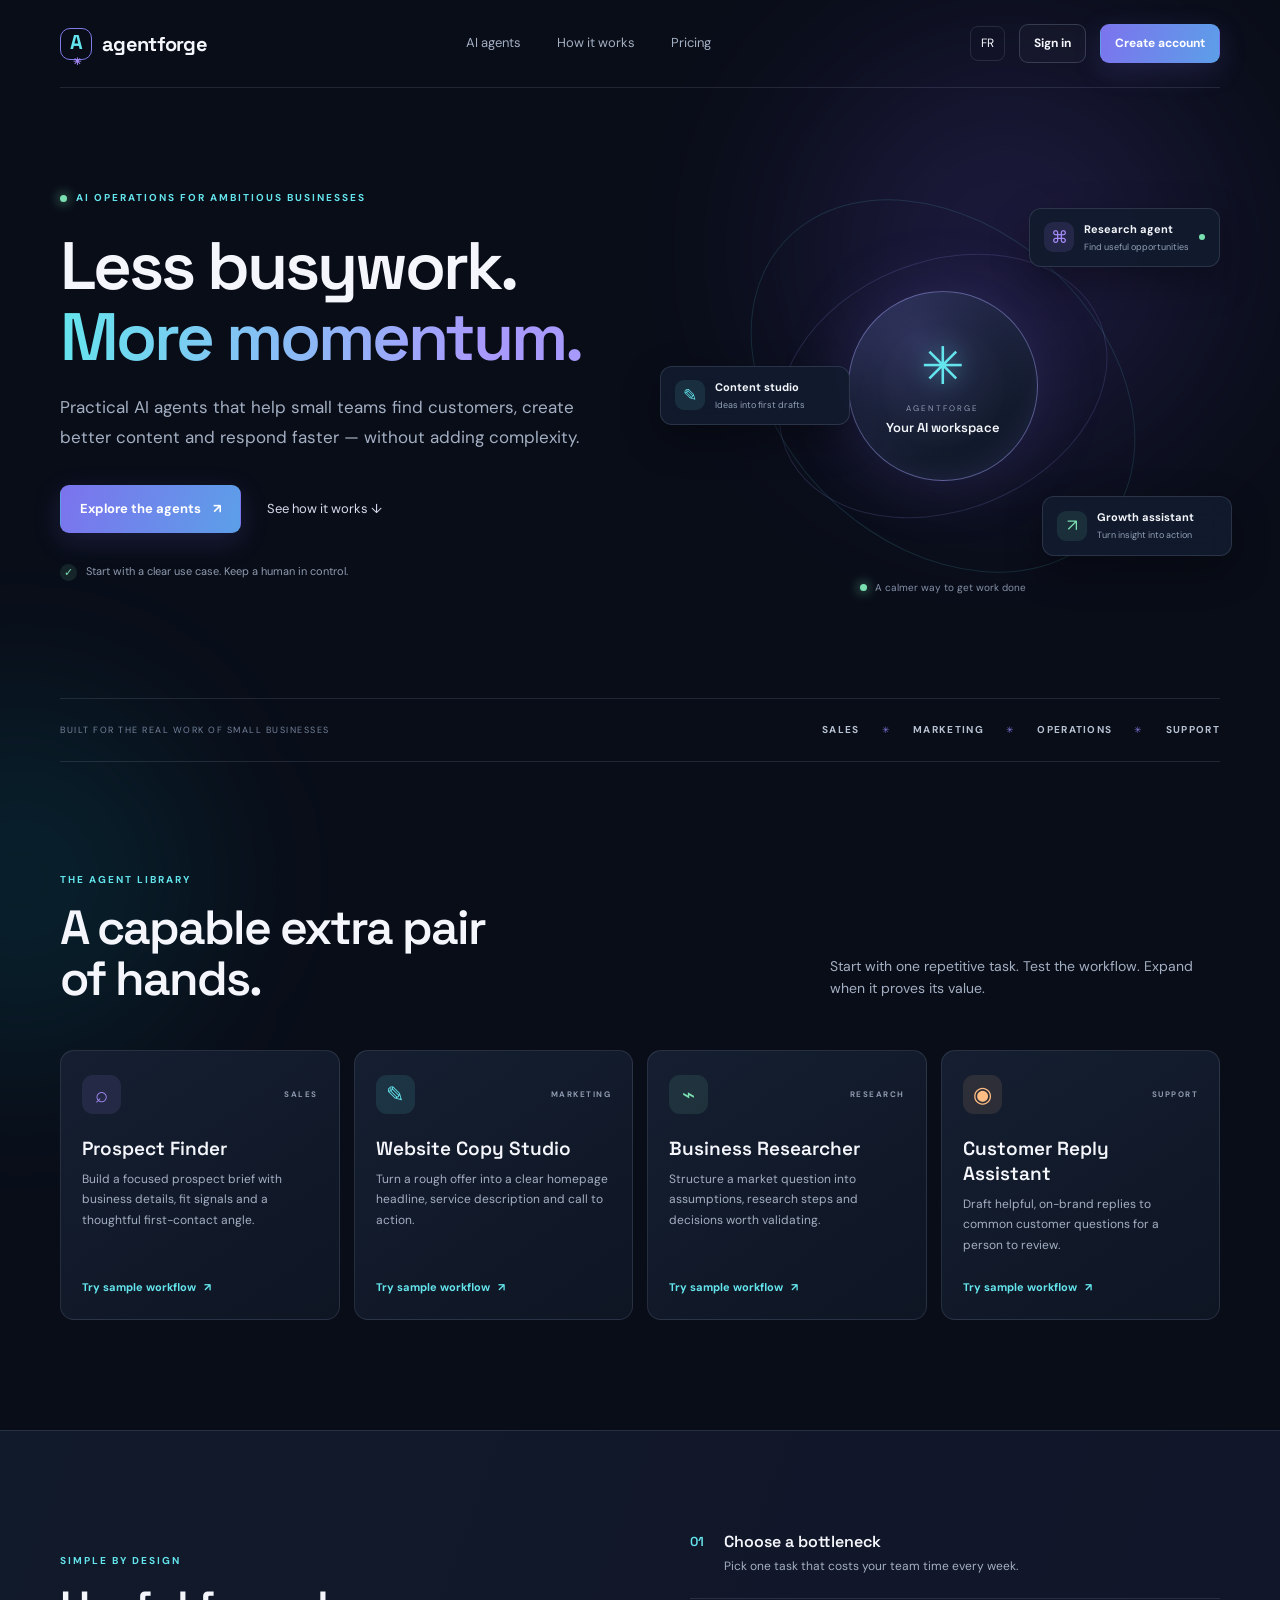
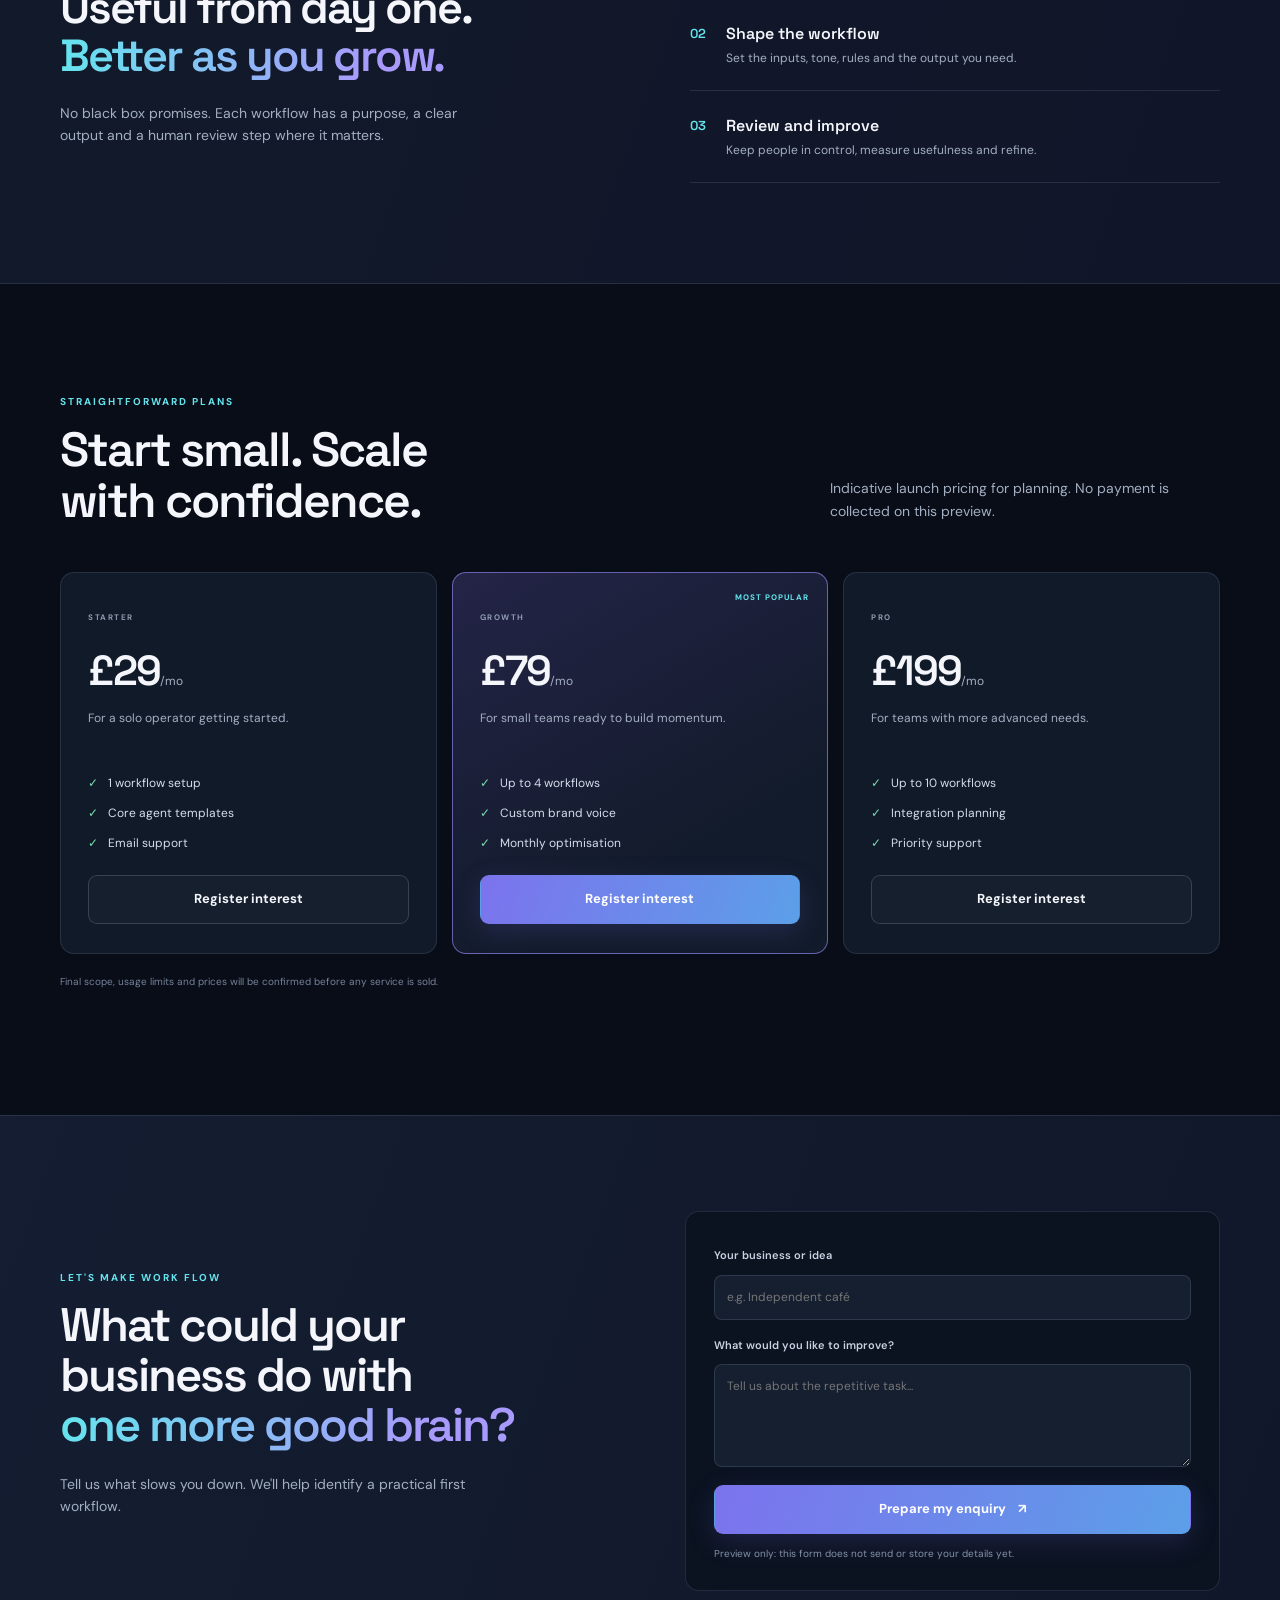
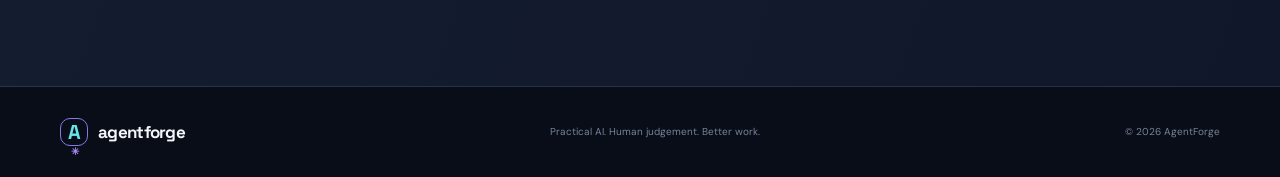
<file: index.html>
<!doctype html>
<html lang="en">
<head>
  <meta charset="utf-8">
  <meta name="viewport" content="width=device-width,initial-scale=1">
  <meta name="theme-color" content="#090d18">
  <meta name="description" content="AgentForge helps ambitious small businesses put practical AI workflows to work.">
  <title>AgentForge — Build momentum with AI</title>
  <link rel="preconnect" href="https://fonts.googleapis.com">
  <link rel="preconnect" href="https://fonts.gstatic.com" crossorigin>
  <link href="https://fonts.googleapis.com/css2?family=DM+Sans:wght@400;500;600;700&family=Space+Grotesk:wght@400;500;600;700&display=swap" rel="stylesheet">
  <link rel="stylesheet" href="./styles.css">
</head>
<body>
  <div class="ambient ambient-one"></div><div class="ambient ambient-two"></div>
  <header class="topbar wrap">
    <a class="brand" href="#" aria-label="AgentForge home"><span class="brand-mark">A<span>✳</span></span><span>agentforge</span></a>
    <nav class="nav"><a href="#agents" data-i18n="navAgents">AI agents</a><a href="#how" data-i18n="navHow">How it works</a><a href="#pricing" data-i18n="navPricing">Pricing</a></nav>
    <div class="top-actions"><button class="lang" id="language" aria-label="Switch language">FR</button><a class="button button-small button-ghost" href="./auth.html" data-i18n="signIn">Sign in</a><a class="button button-small button-primary" href="./auth.html?mode=signup" data-i18n="createAccount">Create account</a></div>
  </header>
  <main>
    <section class="hero wrap">
      <div class="hero-copy">
        <div class="eyebrow"><span class="pulse"></span><span data-i18n="eyebrow">AI OPERATIONS FOR AMBITIOUS BUSINESSES</span></div>
        <h1 data-i18n="heroTitle">Less busywork.<br><span>More momentum.</span></h1>
        <p class="hero-lead" data-i18n="heroLead">Practical AI agents that help small teams find customers, create better content and respond faster — without adding complexity.</p>
        <div class="hero-actions"><a class="button button-primary" href="#agents" data-i18n="explore">Explore the agents <span>↗</span></a><a class="text-link" href="#how" data-i18n="seeHow">See how it works <span>↓</span></a></div>
        <div class="hero-note"><span class="mini-check">✓</span><span data-i18n="heroNote">Start with a clear use case. Keep a human in control.</span></div>
      </div>
      <div class="hero-visual" aria-label="Illustration of an AI workflow dashboard">
        <div class="orbit orbit-a"></div><div class="orbit orbit-b"></div>
        <div class="core"><div class="core-symbol">✳</div><small>AGENTFORGE</small><strong data-i18n="coreLabel">Your AI workspace</strong></div>
        <div class="float-card card-top"><span class="float-icon violet">⌘</span><span><b data-i18n="floatResearch">Research agent</b><small data-i18n="floatResearchSub">Find useful opportunities</small></span><i class="status-dot"></i></div>
        <div class="float-card card-left"><span class="float-icon cyan">✎</span><span><b data-i18n="floatContent">Content studio</b><small data-i18n="floatContentSub">Ideas into first drafts</small></span></div>
        <div class="float-card card-right"><span class="float-icon green">↗</span><span><b data-i18n="floatGrowth">Growth assistant</b><small data-i18n="floatGrowthSub">Turn insight into action</small></span></div>
        <div class="visual-caption"><span class="live-dot"></span><span data-i18n="visualCaption">A calmer way to get work done</span></div>
      </div>
    </section>
    <section class="trust-strip wrap"><span data-i18n="strip">BUILT FOR THE REAL WORK OF SMALL BUSINESSES</span><div><b>SALES</b><i>✳</i><b>MARKETING</b><i>✳</i><b>OPERATIONS</b><i>✳</i><b>SUPPORT</b></div></section>
    <section class="section wrap" id="agents">
      <div class="section-head"><div><div class="eyebrow" data-i18n="agentsEyebrow">THE AGENT LIBRARY</div><h2 data-i18n="agentsTitle">A capable extra pair<br>of hands.</h2></div><p data-i18n="agentsLead">Start with one repetitive task. Test the workflow. Expand when it proves its value.</p></div>
      <div class="agent-grid">
        <article class="agent-card"><div class="agent-top"><span class="agent-icon icon-violet">⌕</span><span class="tag" data-i18n="tagSales">SALES</span></div><h3 data-i18n="salesTitle">Prospect Finder</h3><p data-i18n="salesDesc">Build a focused prospect brief with business details, fit signals and a thoughtful first-contact angle.</p><button class="demo-link" data-agent="prospect" data-i18n="tryDemo">Try sample workflow <span>↗</span></button></article>
        <article class="agent-card"><div class="agent-top"><span class="agent-icon icon-cyan">✎</span><span class="tag" data-i18n="tagMarketing">MARKETING</span></div><h3 data-i18n="copyTitle">Website Copy Studio</h3><p data-i18n="copyDesc">Turn a rough offer into a clear homepage headline, service description and call to action.</p><button class="demo-link" data-agent="copy" data-i18n="tryDemo">Try sample workflow <span>↗</span></button></article>
        <article class="agent-card"><div class="agent-top"><span class="agent-icon icon-green">⌁</span><span class="tag" data-i18n="tagResearch">RESEARCH</span></div><h3 data-i18n="researchTitle">Business Researcher</h3><p data-i18n="researchDesc">Structure a market question into assumptions, research steps and decisions worth validating.</p><button class="demo-link" data-agent="research" data-i18n="tryDemo">Try sample workflow <span>↗</span></button></article>
        <article class="agent-card"><div class="agent-top"><span class="agent-icon icon-orange">◉</span><span class="tag" data-i18n="tagSupport">SUPPORT</span></div><h3 data-i18n="supportTitle">Customer Reply Assistant</h3><p data-i18n="supportDesc">Draft helpful, on-brand replies to common customer questions for a person to review.</p><button class="demo-link" data-agent="support" data-i18n="tryDemo">Try sample workflow <span>↗</span></button></article>
      </div>
      <div class="demo-panel" id="demoPanel" hidden><div class="demo-panel-head"><div><span class="eyebrow" data-i18n="sampleOutput">SAMPLE OUTPUT</span><h3 id="demoTitle">Prospect Finder</h3></div><button class="close-demo" id="closeDemo" aria-label="Close sample">×</button></div><p id="demoOutput"></p><div class="demo-disclaimer" data-i18n="demoDisclaimer">Illustrative demo only — no live AI call, web research or external action is performed.</div></div>
    </section>
    <section class="how-section" id="how"><div class="wrap how-inner"><div><div class="eyebrow" data-i18n="howEyebrow">SIMPLE BY DESIGN</div><h2 data-i18n="howTitle">Useful from day one.<br><span>Better as you grow.</span></h2><p data-i18n="howLead">No black box promises. Each workflow has a purpose, a clear output and a human review step where it matters.</p></div><div class="steps"><div class="step"><span>01</span><div><h3 data-i18n="step1Title">Choose a bottleneck</h3><p data-i18n="step1Desc">Pick one task that costs your team time every week.</p></div></div><div class="step"><span>02</span><div><h3 data-i18n="step2Title">Shape the workflow</h3><p data-i18n="step2Desc">Set the inputs, tone, rules and the output you need.</p></div></div><div class="step"><span>03</span><div><h3 data-i18n="step3Title">Review and improve</h3><p data-i18n="step3Desc">Keep people in control, measure usefulness and refine.</p></div></div></div></div></section>
    <section class="section wrap pricing" id="pricing"><div class="section-head"><div><div class="eyebrow" data-i18n="pricingEyebrow">STRAIGHTFORWARD PLANS</div><h2 data-i18n="pricingTitle">Start small. Scale<br>with confidence.</h2></div><p data-i18n="pricingLead">Indicative launch pricing for planning. No payment is collected on this preview.</p></div><div class="price-grid">
      <article class="price-card"><span class="tag">STARTER</span><div class="price">£29<small>/mo</small></div><p data-i18n="starterDesc">For a solo operator getting started.</p><ul><li data-i18n="starter1">1 workflow setup</li><li data-i18n="starter2">Core agent templates</li><li data-i18n="starter3">Email support</li></ul><a href="#contact" class="button button-ghost" data-i18n="choosePlan">Register interest</a></article>
      <article class="price-card featured"><div class="popular" data-i18n="popular">MOST POPULAR</div><span class="tag">GROWTH</span><div class="price">£79<small>/mo</small></div><p data-i18n="growthDesc">For small teams ready to build momentum.</p><ul><li data-i18n="growth1">Up to 4 workflows</li><li data-i18n="growth2">Custom brand voice</li><li data-i18n="growth3">Monthly optimisation</li></ul><a href="#contact" class="button button-primary" data-i18n="choosePlan">Register interest</a></article>
      <article class="price-card"><span class="tag">PRO</span><div class="price">£199<small>/mo</small></div><p data-i18n="proDesc">For teams with more advanced needs.</p><ul><li data-i18n="pro1">Up to 10 workflows</li><li data-i18n="pro2">Integration planning</li><li data-i18n="pro3">Priority support</li></ul><a href="#contact" class="button button-ghost" data-i18n="choosePlan">Register interest</a></article>
    </div><p class="pricing-foot" data-i18n="pricingFoot">Final scope, usage limits and prices will be confirmed before any service is sold.</p></section>
    <section class="contact-section" id="contact"><div class="wrap contact-inner"><div><div class="eyebrow" data-i18n="contactEyebrow">LET'S MAKE WORK FLOW</div><h2 data-i18n="contactTitle">What could your<br>business do with<br><span>one more good brain?</span></h2><p data-i18n="contactLead">Tell us what slows you down. We'll help identify a practical first workflow.</p></div><form id="contactForm" class="contact-form"><label for="business" data-i18n="businessLabel">Your business or idea</label><input id="business" name="business" required maxlength="100" placeholder="e.g. Independent café"><label for="challenge" data-i18n="challengeLabel">What would you like to improve?</label><textarea id="challenge" name="challenge" required maxlength="600" rows="4" placeholder="Tell us about the repetitive task..."></textarea><button class="button button-primary" type="submit" data-i18n="sendInterest">Prepare my enquiry <span>↗</span></button><p class="form-note" id="formNote" data-i18n="formNote">Preview only: this form does not send or store your details yet.</p></form></div></section>
  </main>
  <footer class="footer wrap"><a class="brand" href="#"><span class="brand-mark">A<span>✳</span></span><span>agentforge</span></a><span data-i18n="footerLine">Practical AI. Human judgement. Better work.</span><span>© 2026 AgentForge</span></footer>
  <script src="./app.js"></script>
</body>
</html>
</file>
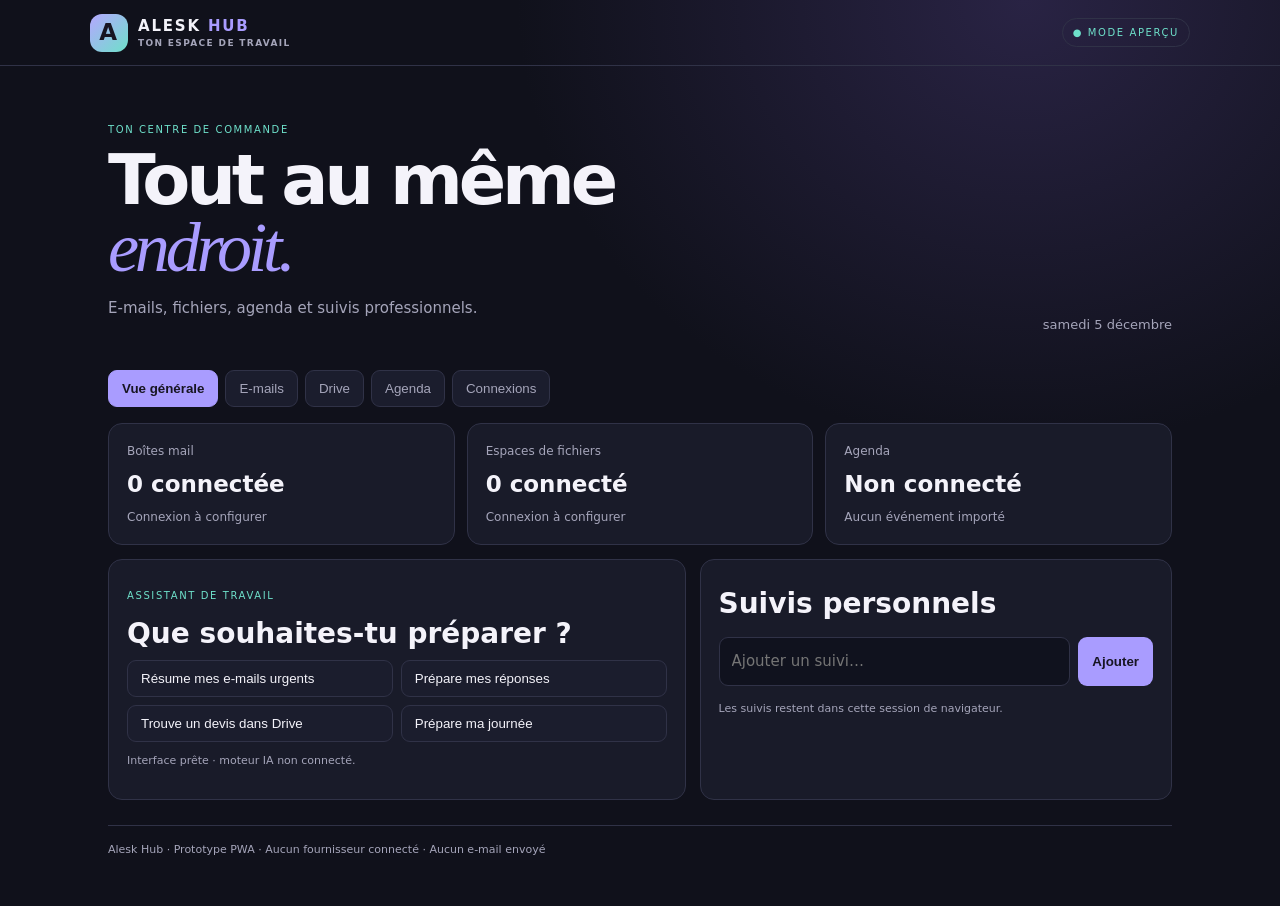
<file: hub/index.html>
<!doctype html>
<html lang="fr"><head><meta charset="utf-8"><meta name="viewport" content="width=device-width,initial-scale=1,viewport-fit=cover"><meta name="theme-color" content="#11121d"><meta name="description" content="Alesk Hub — centre de travail personnel"><link rel="manifest" href="./manifest.webmanifest"><link rel="icon" href="./icon.svg"><link rel="stylesheet" href="./style.css"><title>Alesk Hub — Centre de travail</title></head>
<body><header><a class="brand" href="./"><span class="mark">A</span><span>ALESK <b>HUB</b><small>TON ESPACE DE TRAVAIL</small></span></a><span class="secure">● MODE APERÇU</span></header>
<main><section class="welcome"><div><p class="eyebrow">TON CENTRE DE COMMANDE</p><h1>Tout au même<br><em>endroit.</em></h1><p class="muted">E-mails, fichiers, agenda et suivis professionnels.</p></div><div class="date" id="today"></div></section>
<nav class="tabs" aria-label="Navigation"><button class="active" data-tab="overview">Vue générale</button><button data-tab="mail">E-mails</button><button data-tab="drive">Drive</button><button data-tab="calendar">Agenda</button><button data-tab="connections">Connexions</button></nav>
<section id="overview" class="page"><div class="cards"><article><small>Boîtes mail</small><strong>0 connectée</strong><span>Connexion à configurer</span></article><article><small>Espaces de fichiers</small><strong>0 connecté</strong><span>Connexion à configurer</span></article><article><small>Agenda</small><strong>Non connecté</strong><span>Aucun événement importé</span></article></div><div class="split"><article class="panel"><p class="eyebrow">ASSISTANT DE TRAVAIL</p><h2>Que souhaites-tu préparer ?</h2><div class="prompts"><button data-prompt="Résume mes e-mails urgents">Résume mes e-mails urgents</button><button data-prompt="Prépare mes réponses sans les envoyer">Prépare mes réponses</button><button data-prompt="Trouve le dernier devis dans Drive">Trouve un devis dans Drive</button><button data-prompt="Prépare ma journée">Prépare ma journée</button></div><p class="muted small" id="assistant-state">Interface prête · moteur IA non connecté.</p></article><article class="panel"><h2>Suivis personnels</h2><form id="todo-form"><input id="todo-input" placeholder="Ajouter un suivi…" aria-label="Ajouter un suivi"><button>Ajouter</button></form><ul id="todo-list"></ul><p class="small muted">Les suivis restent dans cette session de navigateur.</p></article></div></section>
<section id="mail" class="page hidden"><div class="page-head"><div><p class="eyebrow">COMMUNICATION</p><h2>Centre e-mail</h2></div><span class="pill">Aucun compte connecté</span></div><div class="panel"><p>Connecte Gmail ou Outlook depuis l'onglet Connexions. Aucun message réel n'est importé ici.</p><div class="mail-tools"><input id="mail-search" placeholder="Rechercher dans les e-mails (aperçu)" aria-label="Rechercher dans les e-mails"><button id="draft-toggle">Préparer un brouillon</button></div><div id="draft-area" class="hidden"><label>Destinataire<input id="draft-to" placeholder="adresse@exemple.com"></label><label>Objet<input id="draft-subject" placeholder="Objet du message"></label><label>Message<textarea id="draft-body" rows="5" placeholder="Rédige ton message…"></textarea></label><button id="save-draft">Enregistrer le brouillon local</button><p class="small muted" id="draft-status">Le brouillon reste dans cette session. Aucun envoi possible.</p></div></div><div class="empty">📭<b>Ta boîte de réception apparaîtra ici.</b><span>Connexion OAuth réelle requise.</span></div></section>
<section id="drive" class="page hidden"><div class="page-head"><div><p class="eyebrow">DOCUMENTS</p><h2>Fichiers & Drive</h2></div><span class="pill">Aucun espace connecté</span></div><div class="providers"><article>Google Drive<small>Non connecté</small></article><article>Dropbox<small>Non connecté</small></article><article>OneDrive<small>Non connecté</small></article><article>Box / SharePoint<small>Non connecté</small></article></div><div class="panel"><input id="file-search" placeholder="Rechercher un document (après connexion)" aria-label="Rechercher un document"><p class="muted small">Les résultats, aperçus, téléchargements et déplacements nécessitent une autorisation fournisseur. Aucun fichier n'est actuellement accessible.</p></div></section>
<section id="calendar" class="page hidden"><div class="page-head"><div><p class="eyebrow">ORGANISATION</p><h2>Agenda</h2></div><span class="pill">Non connecté</span></div><div class="panel"><p>Aucun rendez-vous n'est importé. Connecte Google Calendar ou Outlook pour afficher ton agenda.</p><button id="event-toggle">Préparer un événement</button><div id="event-area" class="hidden"><label>Titre<input id="event-title" placeholder="Rendez-vous"></label><label>Date & heure<input id="event-date" type="datetime-local"></label><button id="event-save">Préparer le brouillon</button><p class="small muted" id="event-status">Aucun événement ne sera créé ou envoyé.</p></div></div></section>
<section id="connections" class="page hidden"><p class="eyebrow">AUTORISATIONS</p><h2>Comptes & services</h2><p class="muted">Chaque service reste déconnecté jusqu'à une véritable autorisation OAuth. Ne saisis jamais ton mot de passe ou une clé API ici.</p><div class="connection-grid" id="connections-grid"></div><div class="panel"><h3>Sécurité & confidentialité</h3><ul><li>Aucun jeton OAuth stocké dans cette interface.</li><li>Envoi, suppression, partage et création d'événements désactivés.</li><li>Déconnexion et révocation à implémenter avec le fournisseur connecté.</li><li>Les connexions réelles nécessitent un backend sécurisé et des URL de redirection autorisées.</li></ul></div></section>
<footer>Alesk Hub · Prototype PWA · Aucun fournisseur connecté · Aucun e-mail envoyé</footer></main><script src="./app.js"></script></body></html>
</file>
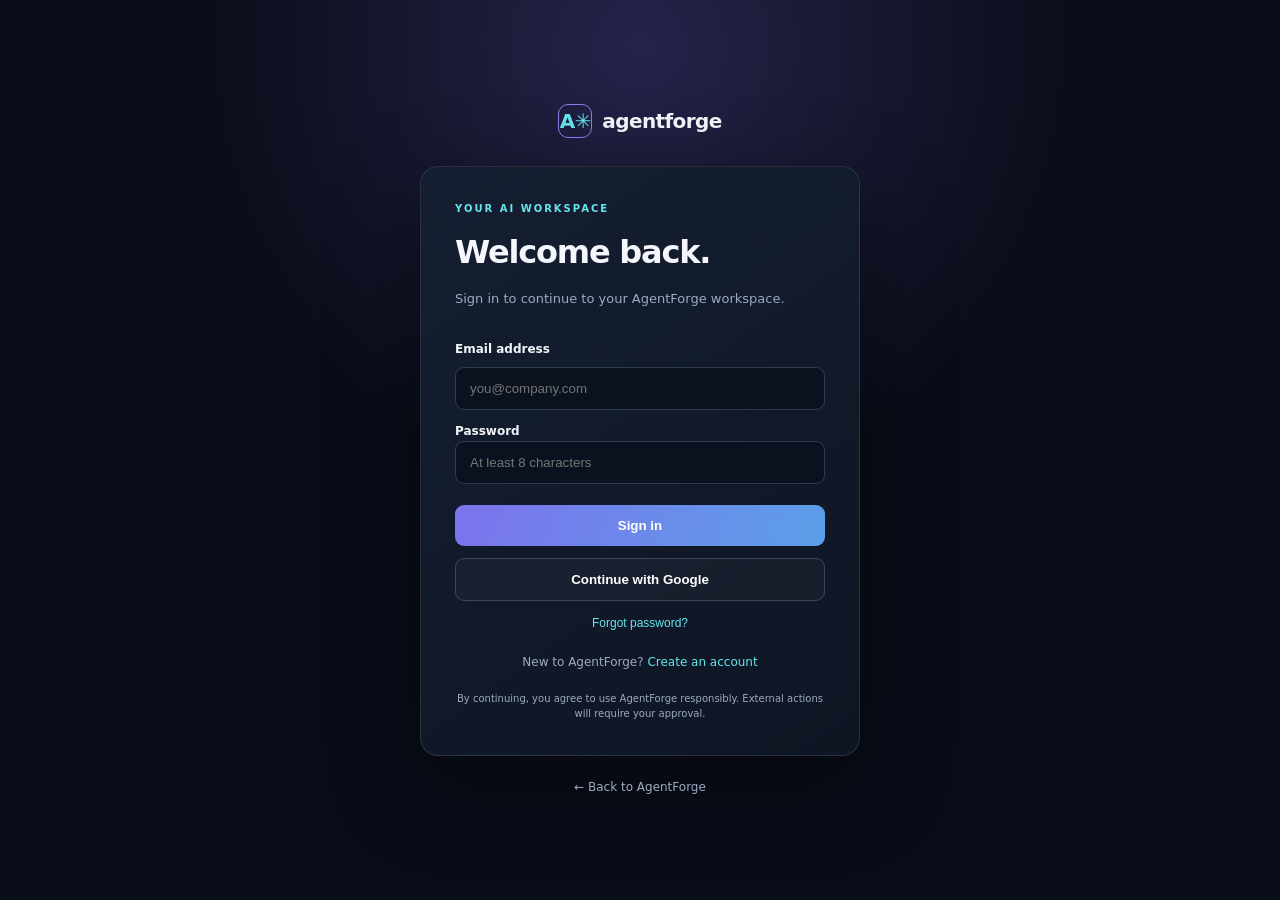
<file: auth.html>
<!doctype html>
<html lang="en">
<head>
<meta charset="utf-8"><meta name="viewport" content="width=device-width,initial-scale=1">
<meta name="theme-color" content="#090d18"><title>Sign in — AgentForge</title>
<link rel="stylesheet" href="./auth.css">
</head>
<body>
<main class="shell">
  <a class="brand" href="./index.html"><span class="mark">A✳</span> agentforge</a>
  <section class="panel">
    <div class="eyebrow">YOUR AI WORKSPACE</div>
    <h1 id="formTitle">Welcome back.</h1>
    <p class="muted" id="formIntro">Sign in to continue to your AgentForge workspace.</p>
    <div class="notice" id="notice" role="status" aria-live="polite" hidden></div>
    <form id="authForm">
      <label for="email">Email address</label>
      <input id="email" name="email" type="email" autocomplete="email" required maxlength="254" placeholder="you@company.com">
      <div id="passwordField">
        <label for="password">Password</label>
        <input id="password" name="password" type="password" autocomplete="current-password" minlength="8" required placeholder="At least 8 characters">
      </div>
      <div id="nameField" hidden>
        <label for="fullName">Your name (optional)</label>
        <input id="fullName" name="fullName" type="text" autocomplete="name" maxlength="100" placeholder="Your name">
      </div>
      <button class="primary" id="submitButton" type="submit">Sign in</button>
    </form>
    <button class="google" id="googleButton" type="button">Continue with Google</button>
    <button class="link" id="forgotButton" type="button">Forgot password?</button>
    <p class="switch" id="switchLine">New to AgentForge? <a href="?mode=signup" id="switchLink">Create an account</a></p>
    <p class="fine">By continuing, you agree to use AgentForge responsibly. External actions will require your approval.</p>
  </section>
  <a class="back" href="./index.html">← Back to AgentForge</a>
</main>
<script type="module" src="./auth.js"></script>
</body></html>
</file>
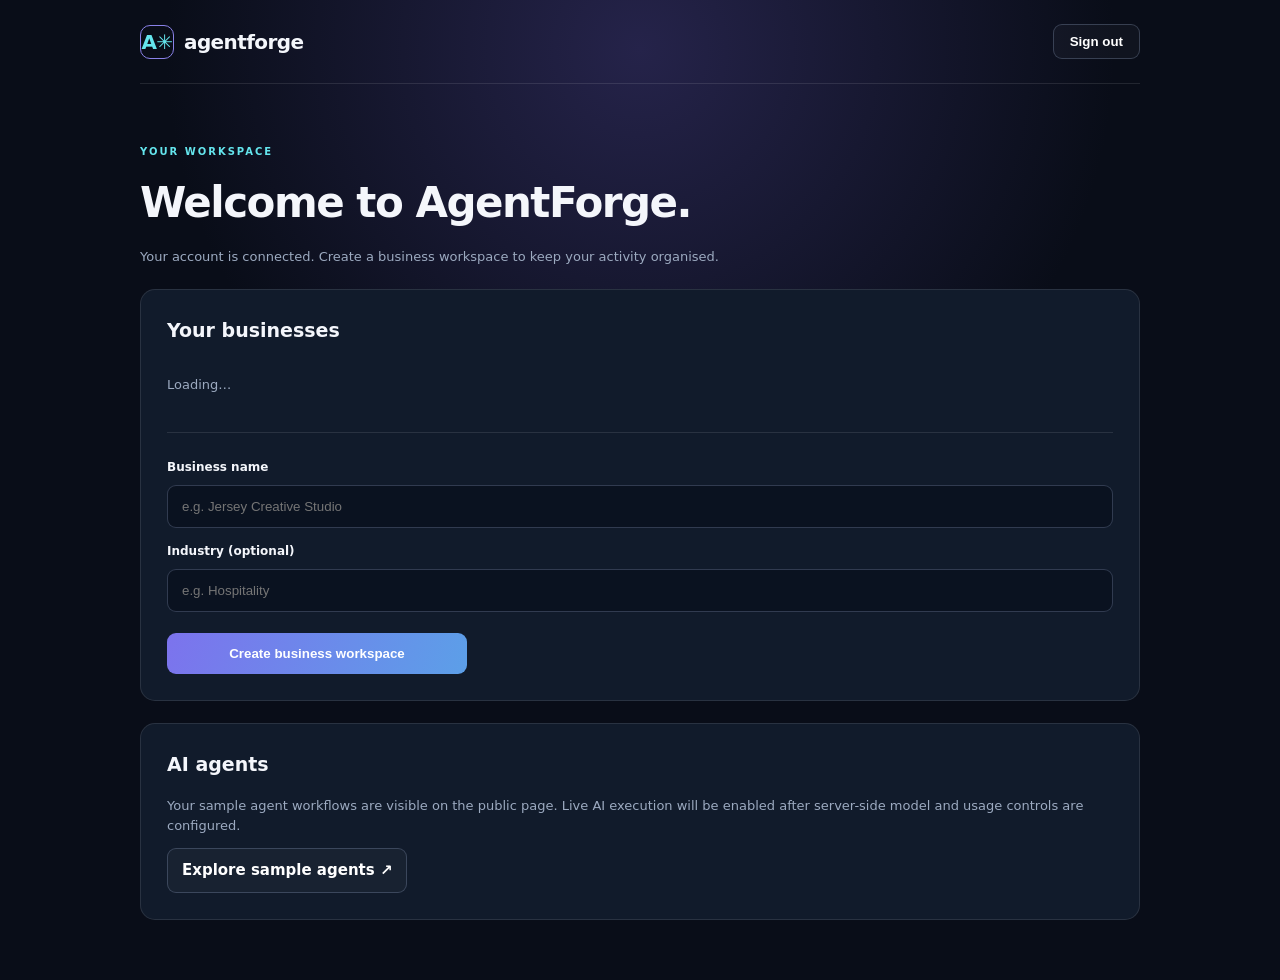
<file: dashboard.html>
<!doctype html>
<html lang="en"><head><meta charset="utf-8"><meta name="viewport" content="width=device-width,initial-scale=1"><meta name="theme-color" content="#090d18"><title>Workspace — AgentForge</title><link rel="stylesheet" href="./auth.css"><link rel="stylesheet" href="./dashboard.css"></head>
<body><main class="dash-shell"><header class="dash-header"><a class="brand" href="./index.html"><span class="mark">A✳</span> agentforge</a><button id="signOut" class="google signout">Sign out</button></header>
<section class="dash-content"><div class="eyebrow">YOUR WORKSPACE</div><h1 id="welcome">Welcome to AgentForge.</h1><p class="muted">Your account is connected. Create a business workspace to keep your activity organised.</p>
<div id="status" class="notice" role="status" aria-live="polite" hidden></div>
<section class="dash-card"><h2>Your businesses</h2><div id="businessList" class="business-list"><p class="muted">Loading…</p></div>
<form id="businessForm" class="business-form"><label for="businessName">Business name</label><input id="businessName" required maxlength="160" placeholder="e.g. Jersey Creative Studio"><label for="industry">Industry (optional)</label><input id="industry" maxlength="100" placeholder="e.g. Hospitality"><button class="primary" type="submit">Create business workspace</button></form></section>
<section class="dash-card"><h2>AI agents</h2><p class="muted">Your sample agent workflows are visible on the public page. Live AI execution will be enabled after server-side model and usage controls are configured.</p><a class="google inline-link" href="./index.html#agents">Explore sample agents ↗</a></section>
</section></main><script type="module" src="./dashboard.js"></script></body></html>
</file>
<file: styles.css>
:root{--bg:#090d18;--panel:#111827;--panel2:#141e30;--text:#f4f6fb;--muted:#a3afc2;--line:rgba(174,192,221,.14);--cyan:#64e5ed;--violet:#a78bfa;--green:#7be0b1;--orange:#ffbd83}*{box-sizing:border-box}html{scroll-behavior:smooth;scroll-padding-top:90px}body{margin:0;background:var(--bg);color:var(--text);font-family:"DM Sans",sans-serif;line-height:1.6;overflow-x:hidden}a{color:inherit;text-decoration:none}button,input,textarea{font:inherit}.wrap{width:min(1160px,calc(100% - 48px));margin-inline:auto}.ambient{position:absolute;pointer-events:none;filter:blur(90px);opacity:.18;border-radius:50%;z-index:-1}.ambient-one{width:420px;height:420px;background:#6b4fd1;top:40px;right:5%}.ambient-two{width:360px;height:360px;background:#087c8c;top:700px;left:-160px}.topbar{height:88px;display:flex;align-items:center;justify-content:space-between;border-bottom:1px solid var(--line)}.brand{display:flex;gap:10px;align-items:center;font:700 20px "Space Grotesk";letter-spacing:-.7px}.brand-mark{display:grid;place-items:center;width:32px;height:32px;border:1px solid #7f7be7;border-radius:10px;color:var(--cyan);font-size:20px}.brand-mark span{font-size:10px;margin-left:1px;color:var(--violet)}.nav{display:flex;gap:36px;color:var(--muted);font-size:13px}.nav a:hover,.text-link:hover{color:var(--cyan)}.top-actions{display:flex;align-items:center;gap:14px}.lang{background:transparent;border:1px solid var(--line);color:var(--text);border-radius:8px;padding:7px 10px;cursor:pointer;font-size:12px}.button{display:inline-flex;align-items:center;justify-content:center;gap:12px;border-radius:9px;padding:13px 19px;font-weight:700;font-size:13px;transition:.2s;border:1px solid transparent;cursor:pointer}.button:hover{transform:translateY(-2px)}.button-small{padding:9px 14px;font-size:12px}.button-primary{background:linear-gradient(110deg,#7c73ed,#5c9fe8);color:white;box-shadow:0 8px 28px #6862d333}.button-ghost{border-color:#68758d66;background:#ffffff06;color:var(--text)}.hero{min-height:610px;display:grid;grid-template-columns:1fr 1fr;align-items:center;gap:50px;padding-block:75px 90px}.eyebrow{font-size:10px;letter-spacing:2px;font-weight:700;color:var(--cyan);display:flex;align-items:center;gap:9px}.pulse,.live-dot{width:7px;height:7px;border-radius:50%;background:var(--green);box-shadow:0 0 12px #7be0b1}.hero h1,.section h2,.how-inner h2,.contact-inner h2{font:600 clamp(43px,5.4vw,67px)/1.06 "Space Grotesk";letter-spacing:-3px;margin:25px 0 20px}.hero h1 span,.how-inner h2 span,.contact-inner h2 span{background:linear-gradient(100deg,var(--cyan),#a89afc 80%);background-clip:text;color:transparent}.hero-lead{max-width:520px;color:var(--muted);font-size:17px;line-height:1.75}.hero-actions{display:flex;align-items:center;gap:26px;margin-top:32px}.text-link{font-size:13px;color:#d5dced}.hero-note{margin-top:30px;color:#8f9bb0;font-size:11px;display:flex;align-items:center;gap:9px}.mini-check{display:grid;place-items:center;width:17px;height:17px;border-radius:50%;background:#7be0b11c;color:var(--green)}.hero-visual{height:420px;position:relative;display:grid;place-items:center}.orbit{position:absolute;border:1px solid #9299f22b;border-radius:50%;transform:rotate(-22deg)}.orbit-a{width:340px;height:250px}.orbit-b{width:430px;height:320px;transform:rotate(42deg);border-color:#64e5ed22}.core{width:190px;height:190px;border:1px solid #aaa4ff77;border-radius:50%;background:radial-gradient(circle at 35% 25%,#30345d,#111a2a 65%);box-shadow:0 0 70px #7770e533,inset 0 0 35px #7770e522;display:flex;align-items:center;justify-content:center;flex-direction:column;z-index:1}.core-symbol{font-size:52px;color:var(--cyan);line-height:1.2;text-shadow:0 0 24px #64e5ed99}.core small{font-size:8px;letter-spacing:2px;color:#8e9bb2;margin-top:5px}.core strong{font:600 13px "Space Grotesk";margin-top:4px}.float-card{position:absolute;display:flex;align-items:center;gap:10px;padding:12px 14px;border:1px solid #a9b8d52b;background:#121c2eeb;backdrop-filter:blur(12px);border-radius:12px;box-shadow:0 14px 38px #0005;z-index:2;min-width:190px}.float-card b,.float-card small{display:block}.float-card b{font-size:11px}.float-card small{font-size:9px;color:#92a0b7;margin-top:2px}.float-icon{width:30px;height:30px;display:grid;place-items:center;border-radius:9px;font-size:17px}.violet{color:var(--violet);background:#a78bfa20}.cyan{color:var(--cyan);background:#64e5ed1b}.green{color:var(--green);background:#7be0b11b}.status-dot{width:6px;height:6px;background:var(--green);border-radius:50%;margin-left:auto}.card-top{top:32px;right:0}.card-left{left:-5px;top:190px}.card-right{right:-12px;bottom:40px}.visual-caption{position:absolute;bottom:0;color:#8592a8;font-size:10px;display:flex;gap:8px;align-items:center}.trust-strip{border-block:1px solid var(--line);padding:23px 0;display:flex;justify-content:space-between;align-items:center;color:#75839b;font-size:9px;letter-spacing:1.5px}.trust-strip div{display:flex;align-items:center;gap:22px;color:#b6c1d2}.trust-strip b{font-size:10px;letter-spacing:1.3px}.trust-strip i{color:#7f79dc;font-style:normal}.section{padding-block:110px}.section-head{display:flex;align-items:end;justify-content:space-between;gap:35px;margin-bottom:45px}.section h2,.how-inner h2,.contact-inner h2{font-size:48px;letter-spacing:-2px;margin:15px 0 0}.section-head>p{max-width:390px;color:var(--muted);font-size:14px;margin:0 0 5px}.agent-grid{display:grid;grid-template-columns:repeat(4,1fr);gap:14px}.agent-card{padding:24px 21px 22px;border:1px solid var(--line);border-radius:14px;background:linear-gradient(145deg,#151f31,#0e1523);min-height:270px;display:flex;flex-direction:column}.agent-card:hover{border-color:#8f8be866;transform:translateY(-3px);transition:.2s}.agent-top{display:flex;justify-content:space-between;align-items:center}.agent-icon{width:39px;height:39px;border-radius:11px;display:grid;place-items:center;font-size:22px}.icon-violet{background:#a78bfa1b;color:var(--violet)}.icon-cyan{background:#64e5ed1b;color:var(--cyan)}.icon-green{background:#7be0b11b;color:var(--green)}.icon-orange{background:#ffbd831b;color:var(--orange)}.tag{font-size:8px;letter-spacing:1.5px;color:#8f9bb0;font-weight:700}.agent-card h3{font:600 19px "Space Grotesk";margin:22px 0 8px}.agent-card p{font-size:12px;line-height:1.7;color:var(--muted);margin:0 0 22px}.demo-link{margin-top:auto;background:none;border:0;padding:0;text-align:left;color:var(--cyan);font-size:11px;font-weight:700;cursor:pointer}.demo-link span{margin-left:5px}.demo-panel{margin-top:18px;padding:25px 28px;background:#111b2b;border:1px solid #8f8be855;border-radius:14px}.demo-panel-head{display:flex;justify-content:space-between;align-items:center}.demo-panel h3{font:600 20px "Space Grotesk";margin:7px 0}.demo-panel>p{color:#d5deed;font-size:13px;line-height:1.8;max-width:850px}.close-demo{background:none;color:#aeb9ca;border:0;font-size:25px;cursor:pointer}.demo-disclaimer{border-top:1px solid var(--line);padding-top:13px;color:#9b8dd5;font-size:10px}.how-section{background:linear-gradient(110deg,#111a2a,#111529);border-block:1px solid var(--line)}.how-inner{padding-block:100px;display:grid;grid-template-columns:1fr 1fr;gap:100px;align-items:center}.how-inner h2{font-size:45px}.how-inner>div:first-child>p,.contact-inner>div>p{color:var(--muted);font-size:14px;max-width:420px;margin-top:22px}.steps{display:grid;gap:24px}.step{display:flex;gap:20px;border-bottom:1px solid var(--line);padding-bottom:22px}.step>span{font:600 13px "Space Grotesk";color:var(--cyan);padding-top:2px}.step h3{font:600 16px "Space Grotesk";margin:0 0 5px}.step p{font-size:12px;color:var(--muted);margin:0}.pricing{padding-bottom:115px}.price-grid{display:grid;grid-template-columns:repeat(3,1fr);gap:15px}.price-card{border:1px solid var(--line);border-radius:14px;padding:29px 27px;background:#111a29;position:relative}.price-card.featured{border-color:#9287f1a6;background:linear-gradient(150deg,#242447,#121b2b 70%)}.popular{position:absolute;right:18px;top:18px;font-size:8px;letter-spacing:1px;color:var(--cyan);font-weight:700}.price{font:600 42px "Space Grotesk";letter-spacing:-2px;margin:16px 0 4px}.price small{font:400 12px "DM Sans";color:var(--muted);letter-spacing:0}.price-card>p{font-size:12px;color:var(--muted);min-height:38px}.price-card ul{list-style:none;padding:15px 0 22px;margin:0;display:grid;gap:11px;color:#d4ddec;font-size:12px}.price-card li:before{content:"✓";color:var(--green);margin-right:10px}.price-card .button{width:100%}.pricing-foot{color:#75839b;font-size:10px;margin-top:20px}.contact-section{background:linear-gradient(110deg,#141d31,#11172a);border-block:1px solid var(--line)}.contact-inner{padding-block:95px;display:grid;grid-template-columns:1fr 1fr;gap:90px;align-items:center}.contact-inner h2{font-size:47px}.contact-form{padding:28px;background:#0b1220;border:1px solid var(--line);border-radius:14px;display:grid;gap:10px}.contact-form label{font-size:11px;color:#c8d2e2;font-weight:600;margin-top:7px}.contact-form input,.contact-form textarea{width:100%;background:#151f30;border:1px solid #71809b44;border-radius:8px;color:white;padding:12px;font-size:12px;outline:none}.contact-form input:focus,.contact-form textarea:focus{border-color:var(--cyan)}.contact-form textarea{resize:vertical}.contact-form .button{margin-top:8px}.form-note{font-size:10px;color:#8492a9;margin:2px 0 0}.footer{min-height:90px;display:flex;align-items:center;justify-content:space-between;color:#77849a;font-size:10px}.footer .brand{color:var(--text);font-size:17px}.footer .brand-mark{width:28px;height:28px}
@media(max-width:850px){.hero{grid-template-columns:1fr;gap:20px;padding-top:65px}.hero-visual{max-width:540px;width:100%;margin:auto}.agent-grid{grid-template-columns:repeat(2,1fr)}.how-inner{gap:45px}.trust-strip{align-items:flex-start;gap:15px;flex-direction:column}.contact-inner{gap:40px}.nav{gap:18px}}
@media(max-width:600px){.wrap{width:min(100% - 34px,1160px)}.topbar{height:72px}.nav{display:none}.hero{padding-block:60px 55px}.hero h1{font-size:49px;letter-spacing:-2.5px}.hero-lead{font-size:15px}.hero-actions{gap:17px;flex-wrap:wrap}.hero-visual{height:340px;transform:scale(.9);transform-origin:center}.orbit-a{width:290px;height:220px}.orbit-b{width:350px;height:270px}.core{width:155px;height:155px}.core-symbol{font-size:42px}.float-card{min-width:160px;padding:9px}.card-top{right:-3px;top:12px}.card-left{left:-8px;top:160px}.card-right{right:-5px;bottom:25px}.trust-strip div{gap:10px;flex-wrap:wrap}.trust-strip b{font-size:8px}.section{padding-block:75px}.section-head{display:block}.section-head>p{margin-top:20px}.section h2,.how-inner h2,.contact-inner h2{font-size:39px}.agent-grid{grid-template-columns:1fr}.agent-card{min-height:235px}.how-inner,.contact-inner{grid-template-columns:1fr;gap:38px;padding-block:75px}.price-grid{grid-template-columns:1fr}.price-card{padding:25px}.footer{padding-block:24px;gap:15px;flex-wrap:wrap}.footer>span:nth-child(2){order:3;width:100%}.top-actions .button{display:none}}
@media(prefers-reduced-motion:reduce){html{scroll-behavior:auto}*,*:before,*:after{transition:none!important}}

@media(max-width:600px){.top-actions .button-primary{display:inline-flex!important;padding:8px 10px;font-size:10px}.top-actions{gap:8px}}
</file>
<file: hub/style.css>
:root{color-scheme:dark;--bg:#10111b;--panel:#191b29;--line:#303247;--ink:#f4f3fa;--muted:#a5a5ba;--accent:#a99cff;--accent2:#6ee0ca}*{box-sizing:border-box}body{margin:0;background:radial-gradient(ellipse at 80% 0,#292344 0,transparent 35%),var(--bg);color:var(--ink);font:15px/1.5 system-ui,sans-serif}header{height:66px;display:flex;align-items:center;justify-content:space-between;padding:0 max(18px,calc((100vw - 1100px)/2));border-bottom:1px solid var(--line)}.brand{display:flex;align-items:center;gap:10px;color:var(--ink);text-decoration:none;font-weight:900;letter-spacing:.12em}.brand b{color:var(--accent)}.brand small{display:block;color:var(--muted);font-size:9px;letter-spacing:.15em}.mark{display:grid;place-items:center;width:38px;height:38px;background:linear-gradient(135deg,#b5a7ff,#6ee0ca);color:#171522;border-radius:12px;font-size:23px}.secure,.eyebrow{color:var(--accent2);font-size:10px;letter-spacing:.16em}.secure{border:1px solid var(--line);padding:6px 10px;border-radius:30px}main{max-width:1100px;margin:auto;padding:28px 18px 48px}.welcome{display:flex;justify-content:space-between;align-items:end;padding:18px 0 30px}.welcome h1{font-size:clamp(42px,8vw,70px);line-height:.96;letter-spacing:-.06em;margin:10px 0 16px}.welcome em{font-family:Georgia,serif;font-weight:400;color:var(--accent)}.muted{color:var(--muted)}.date{color:var(--muted);font-size:13px}.tabs{display:flex;gap:7px;overflow:auto;padding:5px 0 16px}.tabs button,.prompts button{white-space:nowrap;background:#1b1d2d;border:1px solid var(--line);border-radius:9px;color:var(--muted);padding:10px 13px}.tabs button.active{background:var(--accent);color:#171522;border-color:var(--accent);font-weight:800}.hidden{display:none!important}.cards{display:grid;grid-template-columns:repeat(3,1fr);gap:12px}.cards article,.panel{background:var(--panel);border:1px solid var(--line);border-radius:14px;padding:18px}.cards small,.cards span{display:block;color:var(--muted);font-size:12px}.cards strong{display:block;font-size:23px;margin:7px 0}.split{display:grid;grid-template-columns:1.1fr .9fr;gap:14px;margin-top:14px}.panel h2{font-size:21px;margin:7px 0 15px}.prompts{display:grid;grid-template-columns:1fr 1fr;gap:8px}.prompts button{text-align:left;white-space:normal;color:var(--ink)}button{cursor:pointer}button:hover{filter:brightness(1.12)}input,textarea{width:100%;background:#10121e;border:1px solid var(--line);border-radius:9px;padding:12px;color:var(--ink);font:inherit}form{display:flex;gap:8px;margin:12px 0}form button,.panel>button,.mail-tools button,#save-draft,#event-save{border:0;border-radius:9px;background:var(--accent);color:#171522;font-weight:800;padding:11px 14px}ul{padding-left:19px}li{margin:8px 0}.small{font-size:11px}.page-head{display:flex;justify-content:space-between;align-items:center;margin:14px 0}.page h2{font-size:28px;margin:5px 0}.pill{border:1px solid var(--line);border-radius:30px;padding:6px 10px;color:var(--muted);font-size:11px}.empty{min-height:170px;display:grid;place-content:center;text-align:center;color:var(--muted);gap:8px}.empty b{color:var(--ink)}.mail-tools{display:flex;gap:9px;margin-top:15px}.mail-tools input{flex:1}.panel label{display:block;margin:12px 0;color:var(--muted);font-size:12px}.panel label input,.panel label textarea{display:block;margin-top:5px}.providers,.connection-grid{display:grid;grid-template-columns:repeat(2,1fr);gap:10px;margin:16px 0}.providers article,.connection{background:var(--panel);border:1px solid var(--line);border-radius:12px;padding:15px}.providers small{display:block;color:var(--muted);margin-top:6px}.connection{display:flex;align-items:center;justify-content:space-between;gap:10px}.connection b{font-size:14px}.connection small{display:block;color:var(--muted);font-size:11px}.connection button{background:transparent;color:var(--accent2);border:1px solid var(--line);border-radius:8px;padding:8px 10px}footer{border-top:1px solid var(--line);padding-top:16px;color:var(--muted);font-size:11px;margin-top:25px}@media(max-width:650px){header{padding:0 14px}.secure{font-size:8px}.welcome{align-items:start}.date{padding-top:6px;font-size:11px}.cards{grid-template-columns:1fr}.cards article{display:flex;align-items:center;justify-content:space-between;gap:8px}.cards strong{font-size:17px;margin:0}.cards span{display:none}.split{grid-template-columns:1fr}.prompts,.providers,.connection-grid{grid-template-columns:1fr}.mail-tools{flex-direction:column}.page-head{align-items:start;gap:8px;flex-direction:column}}
</file>
<file: auth.css>
:root{color-scheme:dark;--bg:#090d18;--panel:#111b2b;--line:#344157;--text:#f4f6fb;--muted:#9caac0;--cyan:#64e5ed;--violet:#a78bfa}*{box-sizing:border-box}body{margin:0;min-height:100vh;background:radial-gradient(circle at 50% 5%,#25234a 0,transparent 42%),var(--bg);color:var(--text);font:15px/1.5 system-ui,sans-serif}.shell{min-height:100vh;display:flex;flex-direction:column;align-items:center;justify-content:center;padding:28px}.brand{display:flex;align-items:center;gap:10px;color:var(--text);text-decoration:none;font-size:20px;font-weight:750;letter-spacing:-.6px;margin-bottom:28px}.mark{display:grid;place-items:center;width:34px;height:34px;border:1px solid #8981e8;border-radius:10px;color:var(--cyan)}.panel{width:min(100%,440px);padding:34px;background:linear-gradient(145deg,#151f31,#0e1523);border:1px solid #ffffff1a;border-radius:18px;box-shadow:0 28px 90px #0006}.eyebrow{font-size:10px;letter-spacing:2px;color:var(--cyan);font-weight:700}.panel h1{font-size:32px;letter-spacing:-1.2px;margin:12px 0 5px}.muted,.fine{color:var(--muted);font-size:13px}.panel form{display:grid;gap:9px;margin-top:25px}.panel label{font-size:12px;font-weight:650;margin-top:6px}.panel input{width:100%;padding:13px 14px;background:#0a1220;border:1px solid #53617a88;border-radius:9px;color:white;outline:none}.panel input:focus{border-color:var(--cyan)}.primary,.google{width:100%;padding:13px;border-radius:9px;font-weight:700;cursor:pointer}.primary{border:0;background:linear-gradient(110deg,#7c73ed,#5c9fe8);color:white;margin-top:12px}.google{border:1px solid #71809b66;background:#ffffff08;color:white;margin-top:12px}.primary:disabled,.google:disabled{opacity:.55;cursor:wait}.link{display:block;margin:14px auto 0;background:none;border:0;color:var(--cyan);font-size:12px;cursor:pointer}.switch{text-align:center;color:var(--muted);font-size:12px;margin:22px 0 0}.switch a{color:var(--cyan);text-decoration:none}.fine{font-size:10px;text-align:center;margin:20px 0 0}.notice{padding:12px;border-radius:9px;margin-top:18px;font-size:12px;overflow-wrap:anywhere}.notice.success{background:#143629;color:#a7f1d1}.notice.error{background:#3b1d29;color:#ffc1cc}.notice.info{background:#202844;color:#d0d9ff}.back{margin-top:22px;color:#9caac0;text-decoration:none;font-size:12px}@media(max-width:480px){.shell{padding:16px}.panel{padding:25px 20px}.panel h1{font-size:28px}}
</file>
<file: dashboard.css>
.dash-shell{width:min(100% - 40px,1000px);margin:auto}.dash-header{height:84px;display:flex;align-items:center;justify-content:space-between;border-bottom:1px solid #ffffff1a}.dash-header .brand{margin:0}.signout{width:auto;padding:9px 16px;margin:0}.dash-content{padding:60px 0}.dash-content h1{font-size:42px;letter-spacing:-1.5px;margin:12px 0}.dash-card{margin-top:22px;padding:26px;border:1px solid #ffffff1a;border-radius:15px;background:#111b2b}.dash-card h2{font-size:19px;margin:0 0 18px}.business-list{display:grid;gap:10px}.business-item{padding:13px 15px;background:#0b1422;border:1px solid #ffffff14;border-radius:9px}.business-item strong{display:block}.business-item small{color:#9caac0}.business-form{display:grid;gap:9px;margin-top:24px;padding-top:20px;border-top:1px solid #ffffff1a}.business-form label{font-size:12px;font-weight:650;margin-top:5px}.business-form input{width:100%;padding:13px 14px;background:#0a1220;border:1px solid #53617a88;border-radius:9px;color:white}.business-form .primary{max-width:300px}.inline-link{display:inline-flex;width:auto;text-decoration:none;margin:0;padding:10px 14px}.dash-content>.muted{max-width:700px}@media(max-width:600px){.dash-content{padding:40px 0}.dash-content h1{font-size:32px}.dash-card{padding:20px}}
</file>
